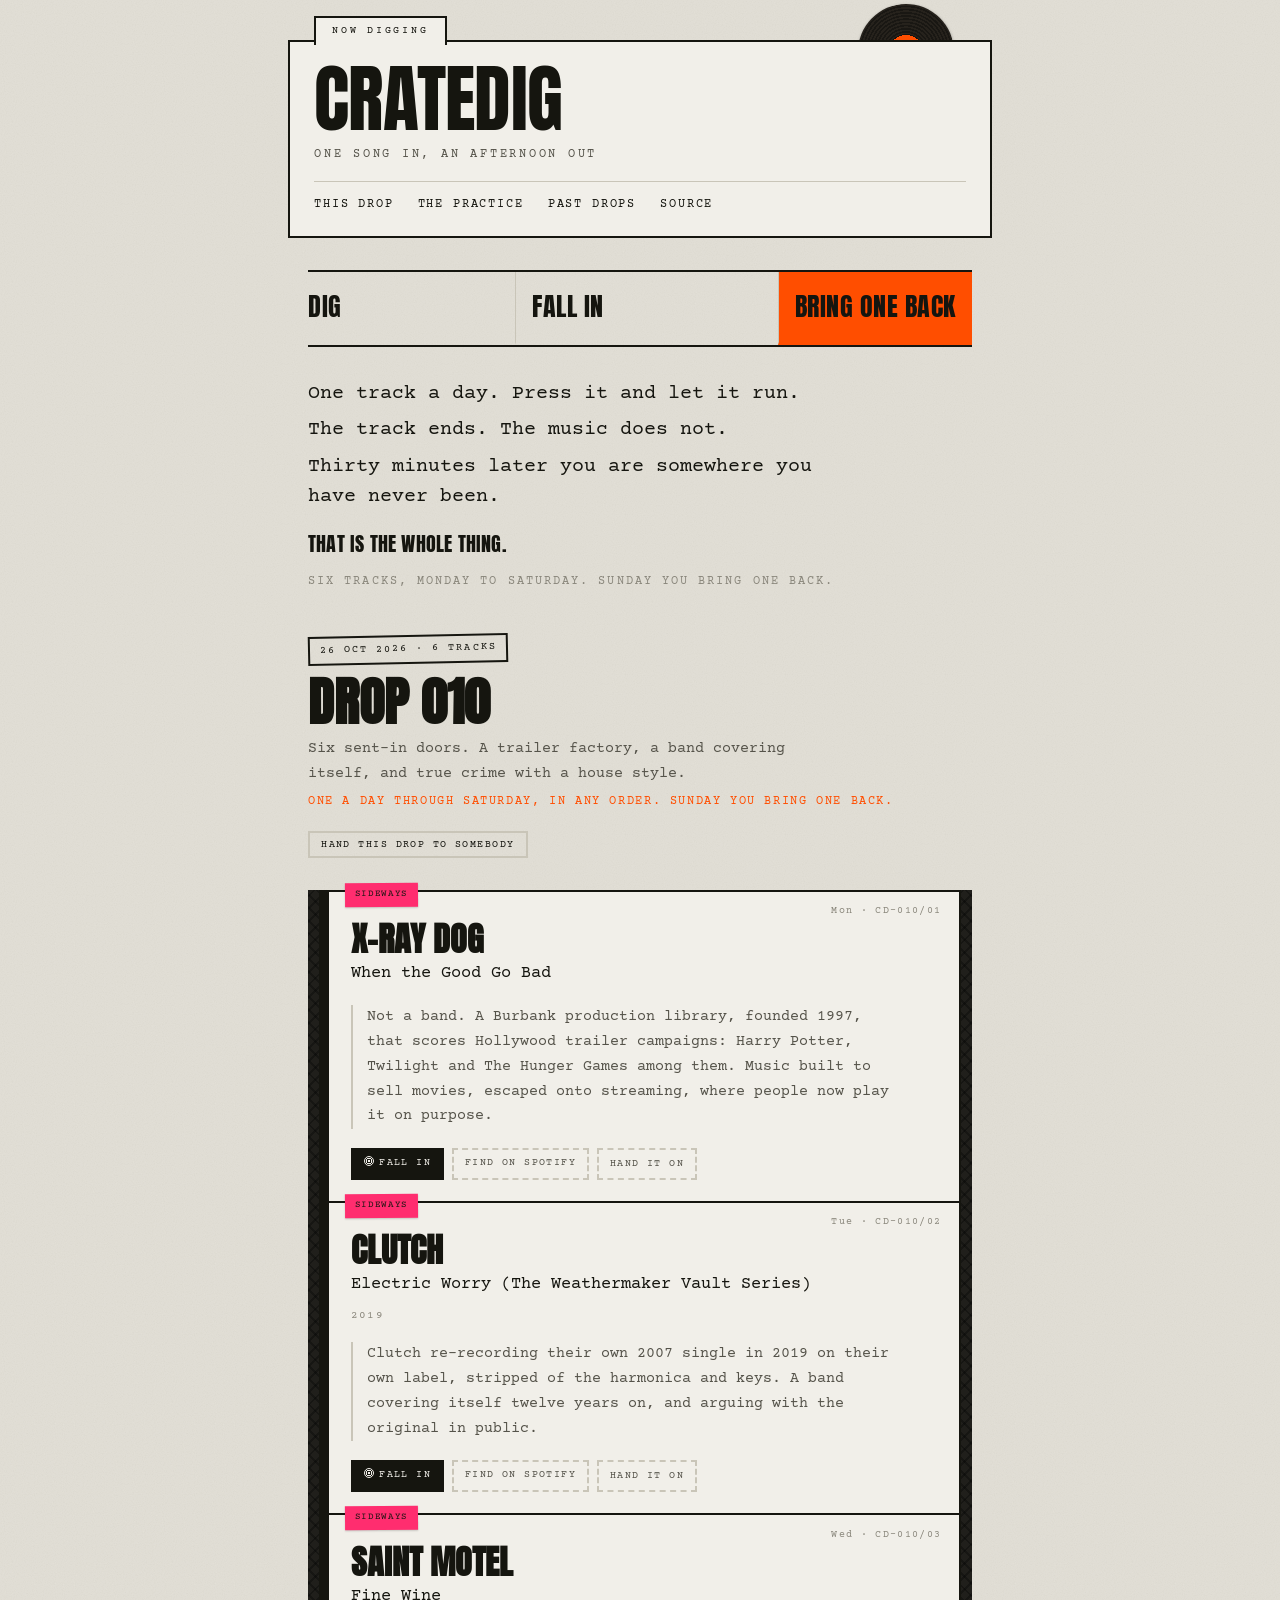
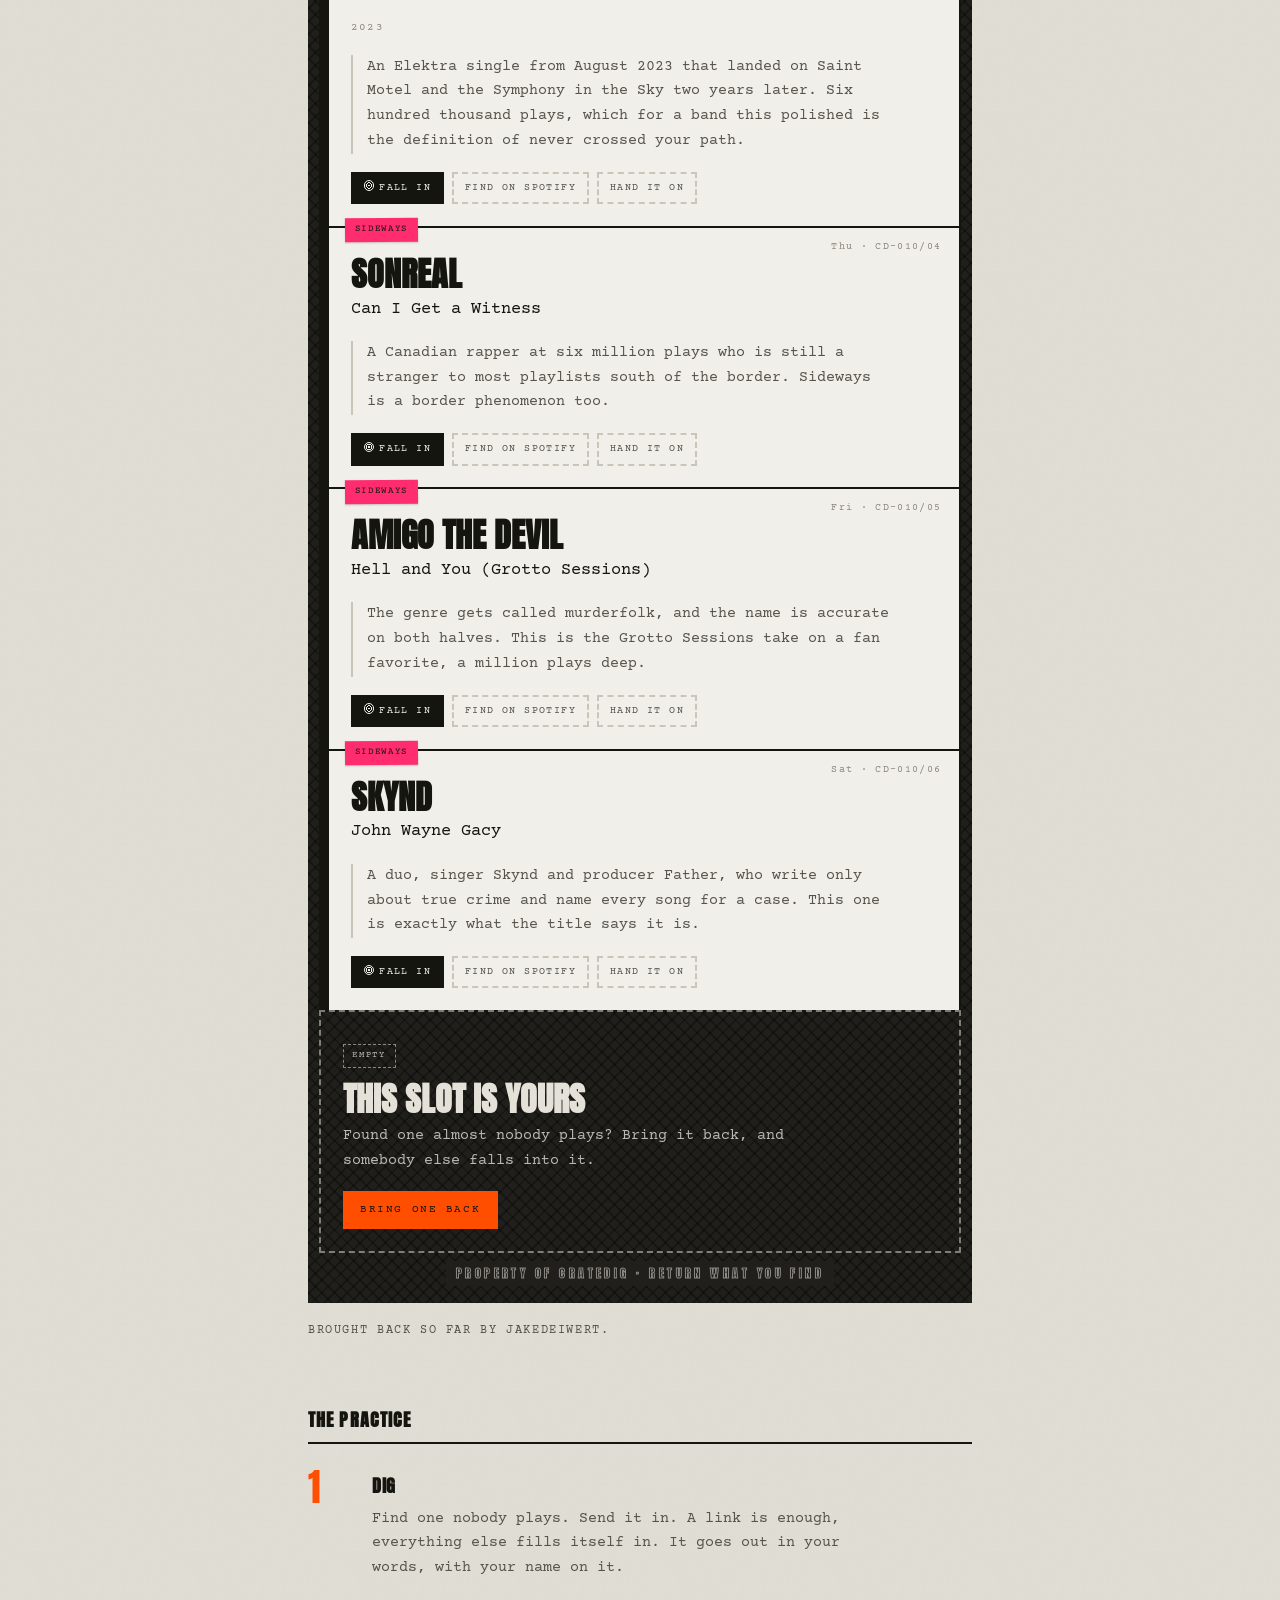
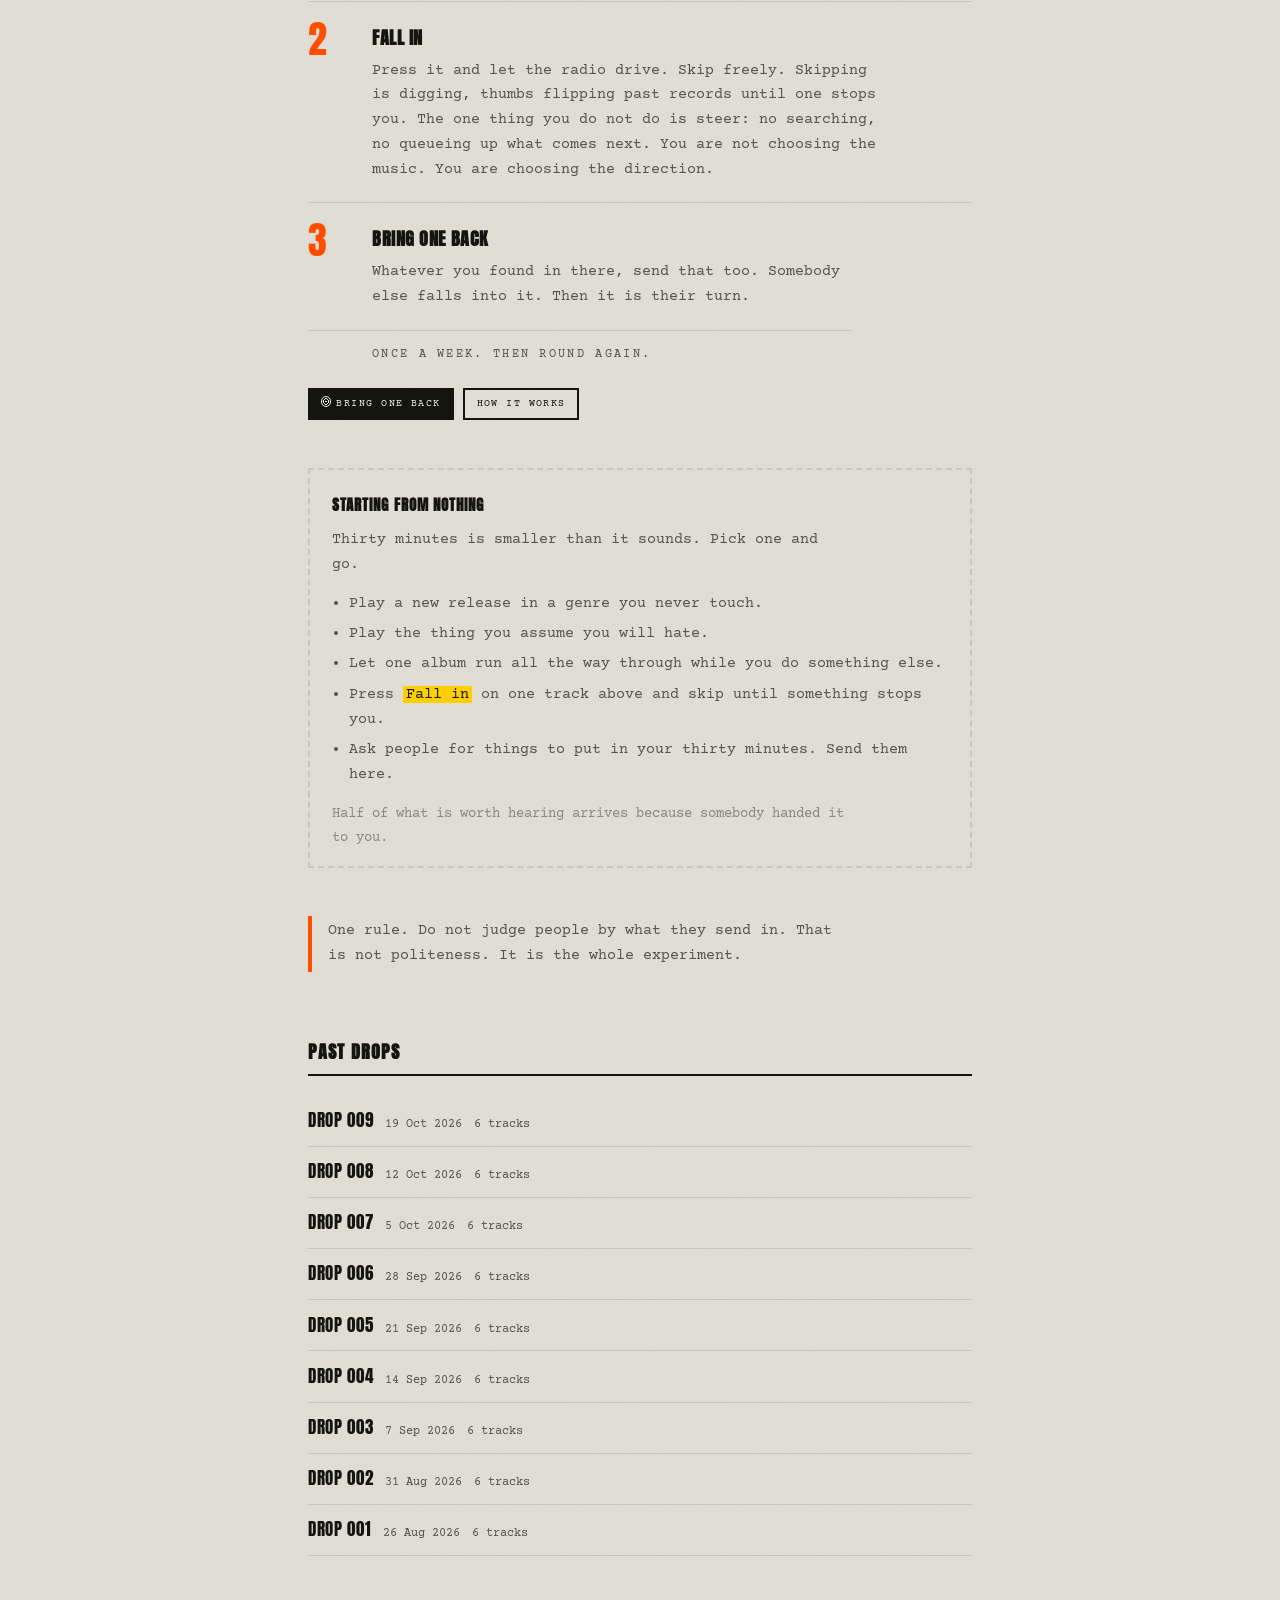
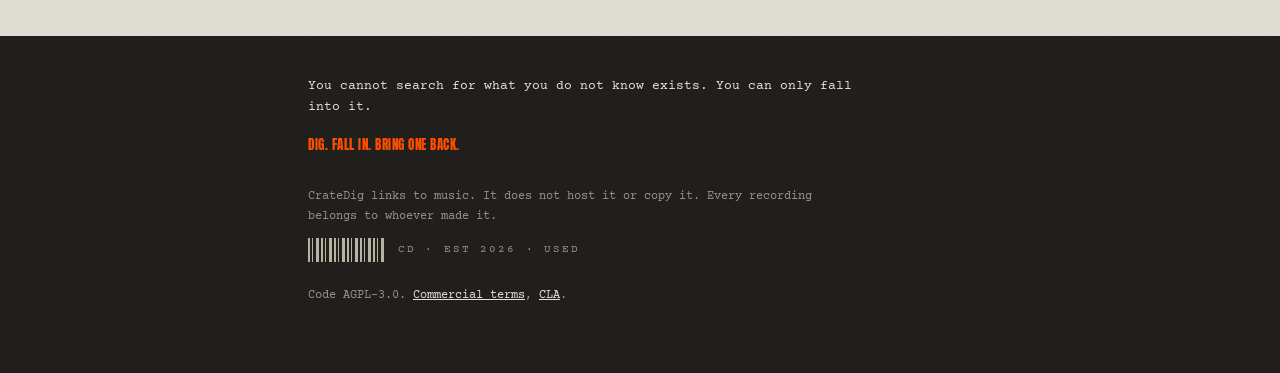
<file: index.html>
<!doctype html>
<html lang="en">
<head>
<meta charset="utf-8">
<meta name="viewport" content="width=device-width, initial-scale=1">
<title>CrateDig | One song in, an afternoon out</title>
<meta name="description" content="One track a day. Press it and let it run. Thirty minutes later you are somewhere you have never been. A new crate of six every Monday.">
<link rel="canonical" href="https://shanebivens.github.io/CrateDig/">
<meta property="og:title" content="CrateDig — one song in, an afternoon out">
<meta property="og:description" content="One track a day. Press it and let it run. Thirty minutes later you are somewhere you have never been. A new crate every Monday.">
<meta property="og:type" content="website">
<meta property="og:url" content="https://shanebivens.github.io/CrateDig/">
<meta property="og:site_name" content="CrateDig">
<meta property="og:image" content="https://shanebivens.github.io/CrateDig/assets/card.png">
<meta property="og:image:width" content="1200">
<meta property="og:image:height" content="630">
<meta property="og:image:alt" content="CrateDig. One song in, an afternoon out. Dig, fall in, bring one back.">
<meta name="twitter:card" content="summary_large_image">
<meta name="twitter:image" content="https://shanebivens.github.io/CrateDig/assets/card.png">
<link rel="icon" href="data:image/svg+xml,%3Csvg xmlns='http://www.w3.org/2000/svg' viewBox='0 0 64 64'%3E%3Crect width='64' height='64' fill='%23e4e1d8'/%3E%3Cg transform='rotate(-6 32 32)'%3E%3Crect x='5' y='15' width='54' height='34' fill='%23ff4e00'/%3E%3Ctext x='32' y='43' font-family='Arial Black,Arial,sans-serif' font-size='24' font-weight='900' text-anchor='middle' fill='%2315150f'%3ECD%3C/text%3E%3C/g%3E%3C/svg%3E">
<link rel="apple-touch-icon" href="assets/icon-180.png">
<meta name="theme-color" media="(prefers-color-scheme: light)" content="#e4e1d8">
<meta name="theme-color" media="(prefers-color-scheme: dark)" content="#171613">
<link rel="preconnect" href="https://fonts.googleapis.com">
<link rel="preconnect" href="https://fonts.gstatic.com" crossorigin>
<link href="https://fonts.googleapis.com/css2?family=Anton&family=Courier+Prime:ital,wght@0,400;0,700;1,400&display=swap" rel="stylesheet">
<link rel="stylesheet" href="assets/style.css">
</head>
<body>

<header class="divider" data-tab="Now digging">
  <div class="record" aria-hidden="true"></div>
  <a class="wordmark" href="./">CrateDig</a>
  <p class="tagline">One song in, an afternoon out</p>
  <nav class="nav">
    <a href="#crate">This drop</a>
    <a href="#join">The practice</a>
    <a href="#back">Past drops</a>
    <a href="https://github.com/shanebivens/CrateDig">Source</a>
  </nav>
</header>

<main class="wrap">

  <nav class="mantra" aria-label="The practice">
    <a href="#join">Dig</a>
    <a href="#crate">Fall in</a>
    <a href="submit.html">Bring one back</a>
  </nav>

  <section class="lede">
    <p>One track a day. Press it and let it run.</p>
    <p>The track ends. The music does not.</p>
    <p>Thirty minutes later you are somewhere you have never been.</p>
    <p class="lede-turn">That is the whole thing.</p>
    <p class="lede-week">Six tracks, Monday to Saturday. Sunday you bring one back.</p>
  </section>

  <section id="crate">
    <div id="latest" class="empty">Opening the crate.</div>
    <div id="credit"></div>
  </section>

  <section id="join" class="join">
    <h2 class="heading">The practice</h2>

    <ol class="loop">
      <li>
        <span class="loop-n">1</span>
        <div class="loop-body">
          <h3>Dig</h3>
          <p>
            Find one nobody plays. Send it in. A link is enough, everything else
            fills itself in. It goes out in your words, with your name on it.
          </p>
        </div>
      </li>
      <li>
        <span class="loop-n">2</span>
        <div class="loop-body">
          <h3>Fall in</h3>
          <p>
            Press it and let the radio drive. Skip freely. Skipping is
            digging, thumbs flipping past records until one stops you. The one
            thing you do not do is steer: no searching, no queueing up what
            comes next. You are not choosing the music. You are choosing the
            direction.
          </p>
        </div>
      </li>
      <li>
        <span class="loop-n">3</span>
        <div class="loop-body">
          <h3>Bring one back</h3>
          <p>
            Whatever you found in there, send that too. Somebody else falls into
            it. Then it is their turn.
          </p>
        </div>
      </li>
    </ol>

    <p class="loop-again">Once a week. Then round again.</p>

    <p class="join-actions">
      <a class="chip chip--fall" href="submit.html">Bring one back</a>
      <a class="chip" href="https://github.com/shanebivens/CrateDig/blob/main/CONTRIBUTING.md">How it works</a>
    </p>

    <div class="starting">
      <h3>Starting from nothing</h3>
      <p>Thirty minutes is smaller than it sounds. Pick one and go.</p>
      <ul class="starters">
        <li>Play a new release in a genre you never touch.</li>
        <li>Play the thing you assume you will hate.</li>
        <li>Let one album run all the way through while you do something else.</li>
        <li>Press <b>Fall in</b> on one track above and skip until something stops you.</li>
        <li>Ask people for things to put in your thirty minutes. Send them here.</li>
      </ul>
      <p class="aside">Half of what is worth hearing arrives because somebody handed it to you.</p>
    </div>

    <p class="rule">
      One rule. Do not judge people by what they send in. That is not
      politeness. It is the whole experiment.
    </p>

  </section>

  <section id="back">
    <h2 class="heading">Past drops</h2>
    <div id="archive" class="empty">Looking.</div>
  </section>

</main>

<footer class="footer">
  <div class="wrap">
    <p class="footer-close">
      You cannot search for what you do not know exists. You can only fall
      into it.
    </p>
    <p class="footer-mantra">Dig. Fall in. Bring one back.</p>
    <p class="fine">
      CrateDig links to music. It does not host it or copy it. Every recording
      belongs to whoever made it.
    </p>
    <div class="shop-tag" aria-hidden="true">
      <span class="barcode"></span>
      <span class="shop-tag-text">CD &middot; est 2026 &middot; used</span>
    </div>
    <p class="fine">
      Code AGPL-3.0.
      <a href="https://github.com/shanebivens/CrateDig/blob/main/COMMERCIAL-LICENSE.md">Commercial terms</a>,
      <a href="https://github.com/shanebivens/CrateDig/blob/main/CLA.md">CLA</a>.
    </p>
  </div>
</footer>

<script src="assets/app.js"></script>
</body>
</html>
</file>
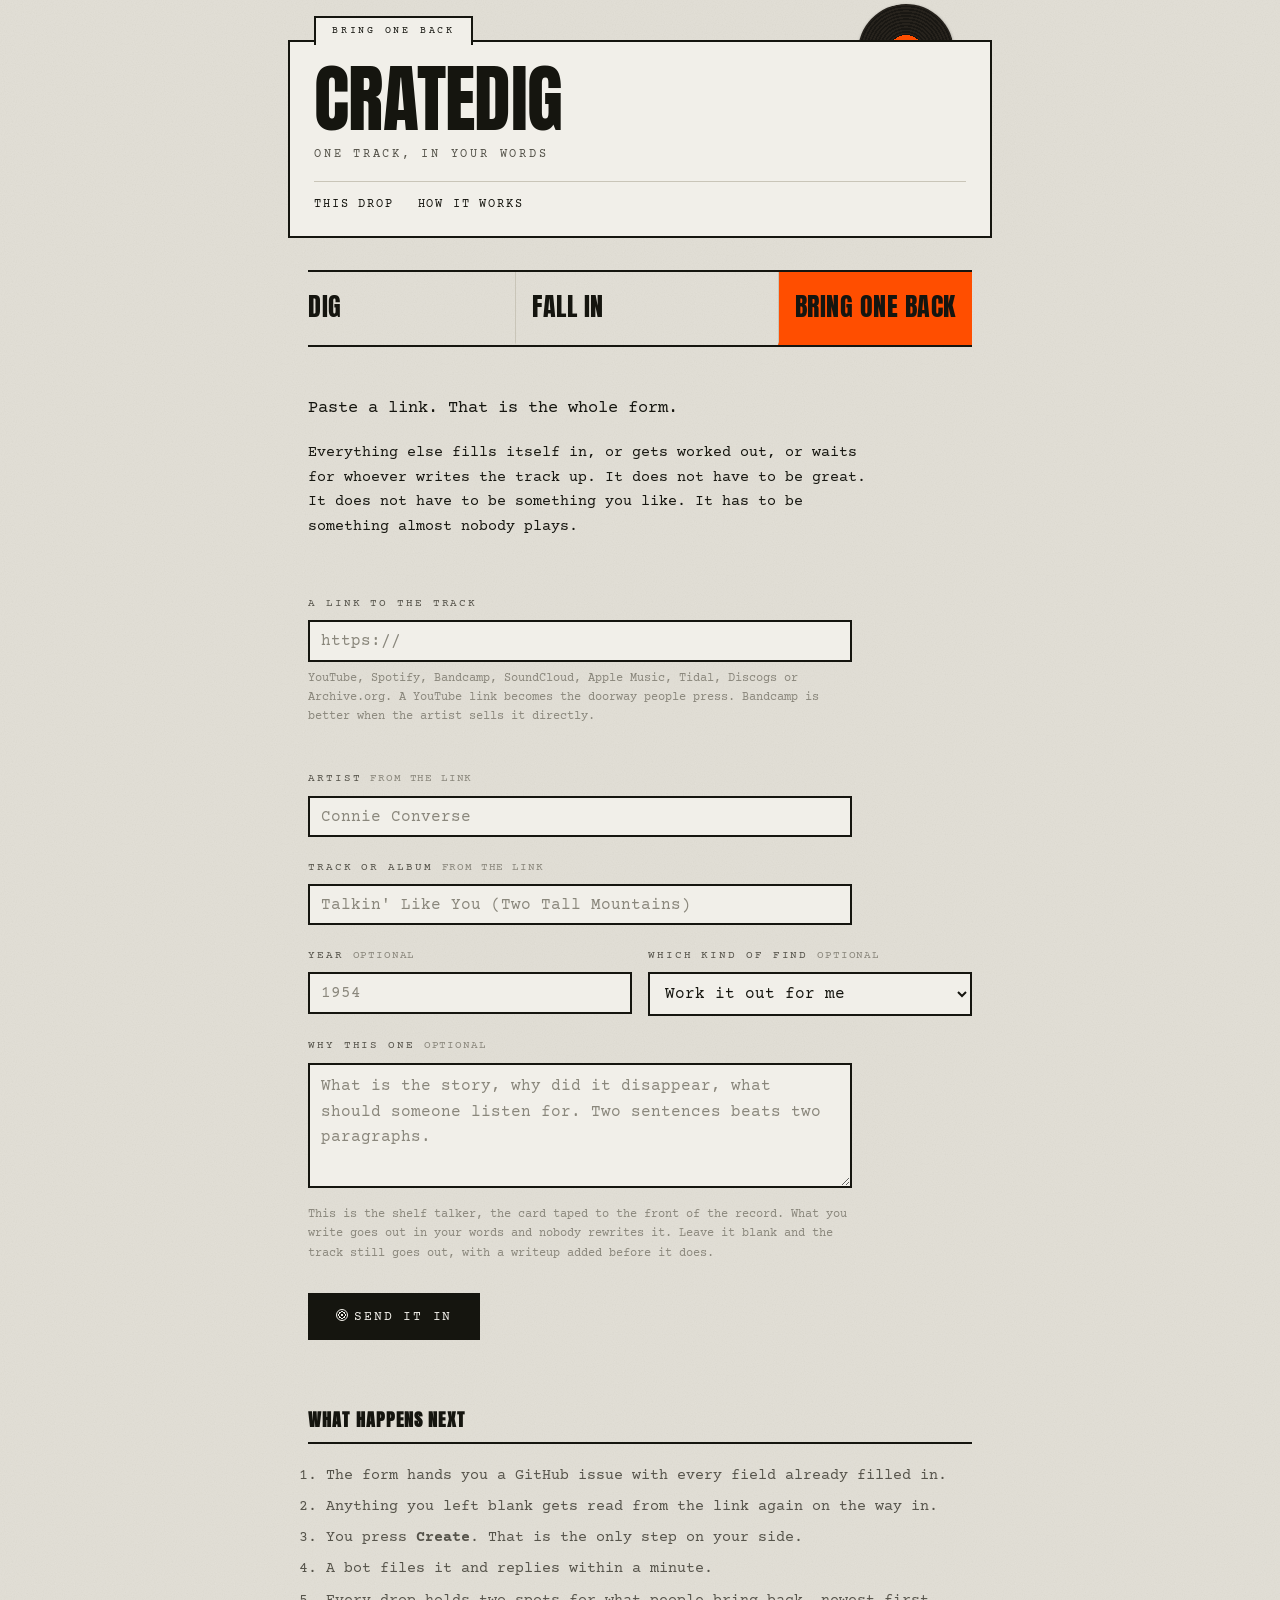
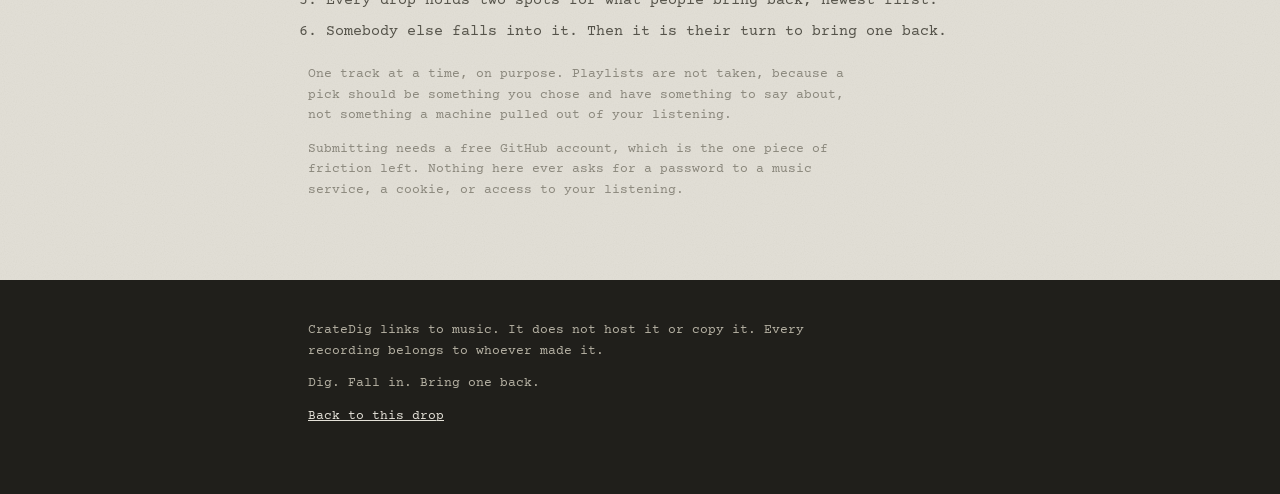
<file: submit.html>
<!doctype html>
<html lang="en">
<head>
<meta charset="utf-8">
<meta name="viewport" content="width=device-width, initial-scale=1">
<title>Bring one back | CrateDig</title>
<meta name="description" content="Send in a track almost nobody has heard, or nobody has played in years. One track, in your words.">
<link rel="canonical" href="https://shanebivens.github.io/CrateDig/submit.html">
<meta property="og:title" content="Bring one back — CrateDig">
<meta property="og:description" content="One track almost nobody plays. Paste a link. That is the whole form.">
<meta property="og:url" content="https://shanebivens.github.io/CrateDig/submit.html">
<meta property="og:site_name" content="CrateDig">
<meta property="og:image" content="https://shanebivens.github.io/CrateDig/assets/card.png">
<meta name="twitter:card" content="summary_large_image">
<link rel="icon" href="data:image/svg+xml,%3Csvg xmlns='http://www.w3.org/2000/svg' viewBox='0 0 64 64'%3E%3Crect width='64' height='64' fill='%23e4e1d8'/%3E%3Cg transform='rotate(-6 32 32)'%3E%3Crect x='5' y='15' width='54' height='34' fill='%23ff4e00'/%3E%3Ctext x='32' y='43' font-family='Arial Black,Arial,sans-serif' font-size='24' font-weight='900' text-anchor='middle' fill='%2315150f'%3ECD%3C/text%3E%3C/g%3E%3C/svg%3E">
<link rel="apple-touch-icon" href="assets/icon-180.png">
<meta name="theme-color" media="(prefers-color-scheme: light)" content="#e4e1d8">
<meta name="theme-color" media="(prefers-color-scheme: dark)" content="#171613">
<link rel="preconnect" href="https://fonts.googleapis.com">
<link rel="preconnect" href="https://fonts.gstatic.com" crossorigin>
<link href="https://fonts.googleapis.com/css2?family=Anton&family=Courier+Prime:ital,wght@0,400;0,700;1,400&display=swap" rel="stylesheet">
<link rel="stylesheet" href="assets/style.css">
</head>
<body>

<header class="divider" data-tab="Bring one back">
  <div class="record" aria-hidden="true"></div>
  <a class="wordmark" href="./">CrateDig</a>
  <p class="tagline">One track, in your words</p>
  <nav class="nav">
    <a href="./">This drop</a>
    <a href="https://github.com/shanebivens/CrateDig/blob/main/CONTRIBUTING.md">How it works</a>
  </nav>
</header>

<main class="wrap">

  <nav class="mantra" aria-label="The practice">
    <a href="./#join">Dig</a>
    <a href="./#crate">Fall in</a>
    <a href="#form-track">Bring one back</a>
  </nav>

  <section class="pitch">
    <p class="pitch-lead">
      Paste a link. That is the whole form.
    </p>
    <p>
      Everything else fills itself in, or gets worked out, or waits for whoever
      writes the track up. It does not have to be great. It does not have to be
      something you like. It has to be something almost nobody plays.
    </p>
  </section>

  <form id="form-track" novalidate autocomplete="off">
    <label class="field">
      <span class="field-label">A link to the track</span>
      <input name="link" required autocomplete="off" placeholder="https://">
      <span class="field-note">
        YouTube, Spotify, Bandcamp, SoundCloud, Apple Music, Tidal, Discogs or
        Archive.org. A YouTube link becomes the doorway people press. Bandcamp
        is better when the artist sells it directly.
      </span>
      <span class="field-note lookup" id="lookup-note" role="status" aria-live="polite"></span>
    </label>

    <label class="field">
      <span class="field-label">Artist <span class="field-hint">from the link</span></span>
      <input name="artist" required autocomplete="off" placeholder="Connie Converse">
    </label>

    <label class="field">
      <span class="field-label">Track or album <span class="field-hint">from the link</span></span>
      <input name="track" required autocomplete="off" placeholder="Talkin' Like You (Two Tall Mountains)">
    </label>

    <div class="field-row">
      <label class="field">
        <span class="field-label">Year <span class="field-hint">optional</span></span>
        <input name="year" inputmode="numeric" autocomplete="off" placeholder="1954">
      </label>

      <label class="field">
        <span class="field-label">Which kind of find <span class="field-hint">optional</span></span>
        <select name="kind">
          <option value="">Work it out for me</option>
          <option value="obscure">Obscure, it never surfaced</option>
          <option value="forgotten">Forgotten, it was popular once</option>
          <option value="sideways">Sideways, not rare, just never crossed your path</option>
        </select>
      </label>
    </div>

    <label class="field">
      <span class="field-label">Why this one <span class="field-hint">optional</span></span>
      <textarea name="why" rows="4" placeholder="What is the story, why did it disappear, what should someone listen for. Two sentences beats two paragraphs."></textarea>
      <span class="field-note">
        This is the shelf talker, the card taped to the front of the record. What
        you write goes out in your words and nobody rewrites it. Leave it blank
        and the track still goes out, with a writeup added before it does.
      </span>
    </label>

    <button class="chip chip--fall" type="submit">Send it in</button>
  </form>

  <h2 class="heading">What happens next</h2>
  <ol class="steps">
    <li>The form hands you a GitHub issue with every field already filled in.</li>
    <li>Anything you left blank gets read from the link again on the way in.</li>
    <li>You press <b>Create</b>. That is the only step on your side.</li>
    <li>A bot files it and replies within a minute.</li>
    <li>Every drop holds two spots for what people bring back, newest first.</li>
    <li>Somebody else falls into it. Then it is their turn to bring one back.</li>
  </ol>
  <p class="fine">
    One track at a time, on purpose. Playlists are not taken, because a pick
    should be something you chose and have something to say about, not something
    a machine pulled out of your listening.
  </p>
  <p class="fine">
    Submitting needs a free GitHub account, which is the one piece of friction
    left. Nothing here ever asks for a password to a music service, a cookie, or
    access to your listening.
  </p>

</main>

<footer class="footer">
  <div class="wrap">
    <p>
      CrateDig links to music. It does not host it or copy it. Every recording
      belongs to whoever made it.
    </p>
    <p>Dig. Fall in. Bring one back.</p>
    <p><a href="./">Back to this drop</a></p>
  </div>
</footer>

<script src="assets/submit.js"></script>
</body>
</html>
</file>
<file: assets/style.css>
/* CrateDig
   The used record store: photocopy paper, stamp ink, day-glo price stickers.
   Sticker colour carries the kind, the way a shop prices by sticker. */

:root {
  --paper:    #e4e1d8;   /* photocopied flyer, cool not cream */
  --card:     #f1efe9;   /* the sleeve itself */
  --ink:      #15150f;   /* rubber stamp black */
  --ink-soft: #55534a;
  --ink-faint:#8a877c;
  --rule:     #c9c5b8;
  --crate:    #201f1b;   /* looking down into the bin */
  --lattice:  rgba(0, 0, 0, 0.30);

  --obscure:  #ff4e00;   /* day-glo orange */
  --forgotten:#ffd000;   /* day-glo yellow */
  --sideways: #ff2d6f;   /* day-glo pink */

  --display: "Anton", "Haettenschweiler", "Arial Narrow", sans-serif;
  --type:    "Courier Prime", "Courier New", ui-monospace, monospace;
}

@media (prefers-color-scheme: dark) {
  :root {
    --paper:    #171613;
    --card:     #24231e;
    --ink:      #ece9df;
    --ink-soft: #a8a496;
    --ink-faint:#6f6c61;
    --rule:     #38362f;
    --crate:    #0e0e0b;
    --lattice:  rgba(236, 233, 223, 0.12);
  }
}

* { box-sizing: border-box; }

body {
  margin: 0;
  background: var(--paper);
  color: var(--ink);
  font-family: var(--type);
  font-size: 15px;
  line-height: 1.65;
}

a { color: inherit; }

:focus-visible {
  outline: 3px solid var(--obscure);
  outline-offset: 2px;
}

.wrap {
  width: 100%;
  max-width: 44rem;
  margin: 0 auto;
  padding: 0 1.25rem;
}

/* the bin divider you just flipped into */

.divider {
  position: relative;
  margin: 2.5rem auto 0;
  max-width: 44rem;
  background: var(--card);
  border: 2px solid var(--ink);
  padding: 1.6rem 1.5rem 1.1rem;
}

.divider::before {
  content: attr(data-tab);
  position: absolute;
  left: 1.5rem;
  top: -1.6rem;
  background: var(--card);
  border: 2px solid var(--ink);
  border-bottom: 0;
  padding: 0.3rem 1rem 0.35rem;
  font-size: 0.62rem;
  letter-spacing: 0.28em;
  text-transform: uppercase;
}

.wordmark {
  display: block;
  font-family: var(--display);
  font-size: clamp(2.6rem, 11vw, 4.6rem);
  line-height: 0.85;
  letter-spacing: -0.01em;
  text-transform: uppercase;
  text-decoration: none;
  margin: 0;
}

.tagline {
  margin: 0.9rem 0 0;
  font-size: 0.72rem;
  letter-spacing: 0.24em;
  text-transform: uppercase;
  color: var(--ink-soft);
}

.nav {
  margin-top: 1.1rem;
  padding-top: 0.8rem;
  border-top: 1px solid var(--rule);
  display: flex;
  flex-wrap: wrap;
  gap: 1.5rem;
  font-size: 0.72rem;
  letter-spacing: 0.16em;
  text-transform: uppercase;
}

.nav a { text-decoration: none; padding-bottom: 2px; border-bottom: 2px solid transparent; }
.nav a:hover { border-bottom-color: var(--obscure); }

/* the pitch */

.pitch { margin: 3rem auto 3.5rem; }
.pitch p { margin: 0 0 1.15rem; max-width: 36rem; }
.pitch strong { font-weight: 400; background: var(--forgotten); color: #15150f; padding: 0 0.2em; }
.pitch .aside { color: var(--ink-soft); font-size: 0.88rem; }

/* crate header */

.crate-head { margin-bottom: 2rem; }

.stamp {
  display: inline-block;
  border: 2px solid var(--ink);
  padding: 0.25rem 0.6rem;
  font-size: 0.64rem;
  letter-spacing: 0.2em;
  text-transform: uppercase;
}

.crate-title {
  font-family: var(--display);
  font-size: clamp(2rem, 8vw, 3.25rem);
  line-height: 0.95;
  text-transform: uppercase;
  margin: 0.9rem 0 0.6rem;
}

.crate-blurb { margin: 0; max-width: 34rem; color: var(--ink-soft); }
.crate-runtime { margin-top: 1rem; font-size: 0.72rem; letter-spacing: 0.14em;
                 text-transform: uppercase; color: var(--ink-faint); }

.crate-play { margin-top: 1.25rem; display: flex; flex-wrap: wrap; gap: 0.5rem; }

/* a sleeve in the crate */

.sleeve {
  position: relative;
  background: var(--card);
  border: 2px solid var(--ink);
  border-left-width: 10px;          /* the spine you see edge on */
  padding: 1.9rem 1.35rem 1.35rem;
  margin-bottom: -2px;              /* sleeves sit flush against each other */
  transition: transform 140ms ease;
}

/* ---- the milk crate ---------------------------------------------------- */

.crate-box {
  padding: 0 11px;
  background:
    repeating-linear-gradient(45deg, transparent 0 7px, var(--lattice) 7px 9px),
    repeating-linear-gradient(-45deg, transparent 0 7px, var(--lattice) 7px 9px),
    var(--crate);
}

.crate-front {
  background:
    repeating-linear-gradient(45deg, transparent 0 7px, var(--lattice) 7px 9px),
    repeating-linear-gradient(-45deg, transparent 0 7px, var(--lattice) 7px 9px),
    var(--crate);
  padding: 0.8rem 1rem 0.95rem;
  text-align: center;
}

/* molded into the plastic, not printed on it */
.crate-front span {
  font-family: var(--display);
  font-size: 0.72rem;
  letter-spacing: 0.3em;
  text-transform: uppercase;
  color: rgba(228, 225, 216, 0.55);
  background: var(--crate);
  padding: 0.2rem 0.6rem;
}

@supports (-webkit-text-stroke: 1px black) {
  .crate-front span {
    color: transparent;
    -webkit-text-stroke: 1px rgba(228, 225, 216, 0.55);
  }
}

.sleeve:hover, .sleeve:focus-within { transform: translateX(10px); }

.sleeve-cat {
  position: absolute;
  top: 0.7rem;
  right: 1.1rem;
  font-size: 0.6rem;
  letter-spacing: 0.14em;
  color: var(--ink-faint);
}

.sleeve--empty {
  display: block;
  background: transparent;               /* the crate shows through the gap */
  border: 2px dashed rgba(228, 225, 216, 0.5);
  border-left-width: 2px;                /* no spine, there is no record here */
  text-decoration: none;
  color: #e4e1d8;
}

.sleeve--empty:hover, .sleeve--empty:focus-visible {
  border-color: var(--obscure);
  transform: translateX(10px) rotate(0.25deg);
}

.sleeve--empty .sleeve-artist { color: #e4e1d8; }

.slot-label {
  display: inline-block;
  border: 1px dashed rgba(228, 225, 216, 0.55);
  color: rgba(228, 225, 216, 0.75);
  font-size: 0.58rem;
  letter-spacing: 0.18em;
  text-transform: uppercase;
  padding: 0.22rem 0.55rem;
  margin-bottom: 0.9rem;
}

.slot-line {
  margin: 0.6rem 0 1.1rem;
  max-width: 30rem;
  color: rgba(228, 225, 216, 0.8);
}

.slot-go {
  display: inline-block;
  background: var(--obscure);
  color: #15150f;
  font-size: 0.7rem;
  letter-spacing: 0.14em;
  text-transform: uppercase;
  padding: 0.6rem 1.1rem;
}

.sleeve--empty:hover .slot-go { background: #e4e1d8; }

/* stuck over the top edge, the way a price gun leaves it */
.sticker {
  position: absolute;
  top: -0.6rem;
  left: 1rem;
  z-index: 1;
  background: var(--obscure);
  color: #15150f;
  font-size: 0.58rem;
  letter-spacing: 0.18em;
  text-transform: uppercase;
  padding: 0.24rem 0.6rem 0.28rem;
  transform: rotate(-1.5deg);
  box-shadow: 0 1px 2px rgba(0, 0, 0, 0.18);
  cursor: help;
}

.sticker--forgotten { background: var(--forgotten); transform: rotate(1deg); }
.sticker--sideways  { background: var(--sideways); color: #15150f; transform: rotate(-0.5deg); }
.sticker--unsorted  { background: var(--card); color: var(--ink-faint);
                      border: 1px dashed var(--ink-faint); transform: none;
                      box-shadow: none; }

.sleeve-artist {
  font-family: var(--display);
  font-size: clamp(1.5rem, 6vw, 2.1rem);
  line-height: 0.95;
  text-transform: uppercase;
  margin: 0;
}

.sleeve-title { margin: 0.35rem 0 0; font-size: 1.05rem; }

.sleeve-meta {
  margin: 0.5rem 0 0;
  font-size: 0.68rem;
  letter-spacing: 0.12em;
  text-transform: uppercase;
  color: var(--ink-faint);
}

/* the shelf talker: what the shop taped to the front of the record */

.sleeve-note {
  margin: 1.1rem 0 0;
  padding-left: 0.9rem;
  border-left: 2px solid var(--rule);
  max-width: 34rem;
  color: var(--ink-soft);
}

.sleeve-links { margin-top: 1.15rem; display: flex; flex-wrap: wrap; gap: 0.45rem; }

.chip {
  font-size: 0.64rem;
  letter-spacing: 0.14em;
  text-transform: uppercase;
  text-decoration: none;
  border: 2px solid var(--ink);
  padding: 0.35rem 0.7rem;
  background: none;
  color: var(--ink);
}

.chip:hover { background: var(--ink); color: var(--card); }

.chip--fall { background: var(--ink); color: var(--card); }
.chip--fall:hover { background: var(--obscure); border-color: var(--obscure); color: #15150f; }
.chip--quiet { border-style: dashed; border-color: var(--rule); color: var(--ink-soft); }

/* archive and the rest */

.heading {
  font-family: var(--display);
  font-size: 1.15rem;
  letter-spacing: 0.06em;
  text-transform: uppercase;
  margin: 4rem 0 1.25rem;
  padding-bottom: 0.5rem;
  border-bottom: 2px solid var(--ink);
}

.back-row {
  display: flex;
  flex-wrap: wrap;
  align-items: baseline;
  gap: 0.75rem;
  padding: 0.7rem 0;
  border-bottom: 1px solid var(--rule);
  font-size: 0.78rem;
  color: var(--ink-soft);
}

.back-row b { font-family: var(--display); font-weight: 400; font-size: 1.05rem;
              letter-spacing: 0.04em; text-transform: uppercase; color: var(--ink); }

.empty { color: var(--ink-faint); font-size: 0.85rem; }

.join p { max-width: 34rem; color: var(--ink-soft); }
.join-actions { display: flex; flex-wrap: wrap; gap: 0.6rem; margin-top: 1.5rem; }
.credit { margin-top: 2rem; font-size: 0.72rem; color: var(--ink-faint); }

.footer {
  margin-top: 5rem;
  background: var(--crate);
  color: #b6b2a4;
  padding: 2.5rem 0 3.5rem;
}

.footer p { max-width: 34rem; margin: 0 0 0.7rem; font-size: 0.8rem; }
.footer a { color: #e4e1d8; }

/* submit page */

.field { display: block; margin-bottom: 1.4rem; max-width: 34rem; }

.field-label {
  display: block;
  font-size: 0.66rem;
  letter-spacing: 0.18em;
  text-transform: uppercase;
  color: var(--ink-soft);
  margin-bottom: 0.45rem;
}

.field-hint { color: var(--ink-faint); letter-spacing: 0.08em; }

.field input, .field select, .field textarea {
  width: 100%;
  font-family: var(--type);
  font-size: 16px;   /* under 16px, iOS force-zooms the page on focus */
  color: var(--ink);
  background: var(--card);
  border: 2px solid var(--ink);
  border-radius: 0;
  padding: 0.6rem 0.7rem;
}

.field textarea { resize: vertical; line-height: 1.6; }
.field input:focus, .field select:focus, .field textarea:focus {
  outline: none; border-color: var(--obscure);
}
.field input::placeholder, .field textarea::placeholder { color: var(--ink-faint); }
.field-note { display: block; margin-top: 0.45rem; font-size: 0.78rem;
              color: var(--ink-faint); line-height: 1.55; }

.field-row { display: flex; gap: 1rem; flex-wrap: wrap; }
.field-row .field { flex: 1 1 12rem; }

button.chip { cursor: pointer; font-family: var(--type); }

form button.chip {
  font-size: 0.8rem;
  padding: 0.85rem 1.6rem;
  margin-top: 0.5rem;
}

/* handing on a whole drop is a plain offer, not a shout */
.crate-play button.chip { border-style: solid; color: var(--ink); }
.form-error { font-size: 0.75rem; letter-spacing: 0.1em; text-transform: uppercase;
              color: var(--obscure); margin: 0 0 1rem; }

.steps { color: var(--ink-soft); padding-left: 1.1rem; margin: 0 0 1.25rem; }
.steps li { margin-bottom: 0.4rem; }
.fine { font-size: 0.8rem; color: var(--ink-faint); line-height: 1.6; max-width: 34rem; }

@media (max-width: 34rem) {
  .divider { margin-top: 2.25rem; padding: 1.5rem 1.1rem 0.9rem; }
  .sleeve { padding: 1.7rem 1rem 1.1rem; border-left-width: 8px; }
  .sleeve:hover, .sleeve:focus-within { transform: none; }

  /* thumbs, not pointers */
  .chip { padding: 0.6rem 0.95rem; font-size: 0.7rem; }
  .sleeve-links, .crate-play { gap: 0.55rem; }

  .tagline { font-size: 0.62rem; letter-spacing: 0.16em; }
  .nav { gap: 0.9rem 1.1rem; font-size: 0.68rem; margin-top: 0.9rem; }
}

@media (prefers-reduced-motion: reduce) {
  * { transition: none !important; animation: none !important; }
  .sleeve:hover, .sleeve:focus-within { transform: none; }
}

/* the loop: dig, fall in, bring back */

.loop { list-style: none; margin: 0; padding: 0; }

.loop li {
  display: grid;
  grid-template-columns: 3.25rem 1fr;
  gap: 0 0.75rem;
  padding: 1.25rem 0;
  border-top: 1px solid var(--rule);
}

.loop li:first-child { border-top: 0; padding-top: 0.35rem; }

.loop-n {
  font-family: var(--display);
  font-size: 2.4rem;
  line-height: 0.9;
  color: var(--obscure);
}

.loop-body h3 {
  font-family: var(--display);
  font-size: 1.15rem;
  letter-spacing: 0.03em;
  text-transform: uppercase;
  margin: 0 0 0.4rem;
}

.loop-body p { margin: 0; max-width: 32rem; color: var(--ink-soft); }
.loop-body b { font-weight: 400; background: var(--forgotten); color: #15150f; padding: 0 0.2em; }

.loop-again {
  margin: 0;
  padding: 0.9rem 0 0 4rem;
  border-top: 1px solid var(--rule);
  font-size: 0.72rem;
  letter-spacing: 0.2em;
  text-transform: uppercase;
  color: var(--ink-faint);
}

.starting {
  margin-top: 3rem;
  border: 2px dashed var(--rule);
  padding: 1.35rem 1.35rem 1rem;
}

.starting h3 {
  font-family: var(--display);
  font-size: 0.95rem;
  letter-spacing: 0.06em;
  text-transform: uppercase;
  margin: 0 0 0.7rem;
}

.starting p { margin: 0 0 0.9rem; color: var(--ink-soft); max-width: 32rem; }

@media (max-width: 34rem) {
  .loop li { grid-template-columns: 2.4rem 1fr; }
  .loop-n { font-size: 1.9rem; }
  .loop-again { padding-left: 3.15rem; }
}

/* the practice, said out loud */

.mantra {
  display: flex;
  flex-wrap: wrap;
  align-items: stretch;
  margin: 2rem 0 2rem;
  border-top: 2px solid var(--ink);
  border-bottom: 2px solid var(--ink);
}

.mantra a {
  flex: 1 1 auto;
  padding: 0.85rem 1rem 0.9rem 0;
  font-family: var(--display);
  font-size: clamp(1.1rem, 4.5vw, 1.6rem);
  letter-spacing: 0.02em;
  text-transform: uppercase;
  white-space: nowrap;
  text-decoration: none;
  border-bottom: 3px solid transparent;
}

.mantra a + a { padding-left: 1rem; border-left: 1px solid var(--rule); }
.mantra a:hover { border-bottom-color: var(--obscure); }

.mantra a:last-child {
  background: var(--obscure);
  color: #15150f;
  padding-left: 1rem;
  padding-right: 1rem;
  flex-grow: 0;
}

.mantra a:last-child:hover {
  background: var(--ink);
  color: var(--card);
  border-bottom-color: transparent;
}

.pitch-lead { font-size: 1.05rem; }
.pitch-lead b, .pitch b { font-weight: 400; background: var(--forgotten);
                          color: #15150f; padding: 0 0.2em; }

.starters { margin: 0 0 1rem; padding-left: 1.1rem; color: var(--ink-soft); }
.starters li { margin-bottom: 0.35rem; }
.starters b { font-weight: 400; background: var(--forgotten); color: #15150f; padding: 0 0.2em; }
.starting .aside { color: var(--ink-faint); margin: 0; font-size: 0.88rem; }

@media (max-width: 30rem) {
  .mantra { margin: 1.5rem 0 1.75rem; }
  .mantra a {
    flex: 0 1 auto;
    font-size: 0.95rem;
    padding: 0.55rem 0.7rem 0.6rem 0;
  }
  .mantra a + a { padding-left: 0.7rem; }
}

.crate-cadence {
  margin: 0.35rem 0 0;
  font-size: 0.72rem;
  letter-spacing: 0.14em;
  text-transform: uppercase;
  color: var(--obscure);
}

.field-note.lookup { color: var(--obscure); min-height: 1.2em; }

/* the lede: the instruction, before anything explains itself */

.lede {
  margin: 0 0 2.75rem;
  max-width: 34rem;
}

.lede p {
  margin: 0 0 0.4rem;
  font-size: clamp(1.05rem, 3.4vw, 1.25rem);
  line-height: 1.5;
}

.lede-turn {
  margin-top: 1.1rem !important;
  font-family: var(--display);
  font-size: clamp(1.25rem, 5vw, 1.75rem);
  letter-spacing: 0.01em;
  text-transform: uppercase;
}

/* the one rule, given its own weight */

.rule {
  margin: 3rem 0 0;
  border-left: 4px solid var(--obscure);
  padding: 0.2rem 0 0.2rem 1rem;
  max-width: 32rem;
  color: var(--ink);
}

.footer-close {
  font-size: 1.05rem;
  color: #e4e1d8;
  max-width: 30rem;
  margin-bottom: 1rem !important;
}

.footer-mantra {
  font-family: var(--display);
  font-size: 1.15rem;
  letter-spacing: 0.04em;
  text-transform: uppercase;
  color: var(--obscure);
  margin-bottom: 2rem !important;
}

.footer .fine { font-size: 0.78rem; color: #97938a; }

/* ---- the record itself ------------------------------------------------- */
/* One disc, tucked behind the bin divider, the way somebody left it on top
   of the crate. The only circle on the page, on purpose. */

.record {
  position: absolute;
  top: -2.4rem;
  right: 2.25rem;
  width: 96px;
  height: 96px;
  border-radius: 50%;
  z-index: -1;
  transform: rotate(-12deg);
  background:
    radial-gradient(circle,
      var(--paper) 0 4px,            /* spindle hole */
      var(--obscure) 4px 17px,       /* the label */
      #15130f 17px 18px,
      transparent 18px),
    repeating-radial-gradient(circle,
      #191713 0 1.6px,
      #26221c 1.6px 3.2px);          /* the grooves */
  box-shadow: 0 1px 3px rgba(0, 0, 0, 0.35);
}

/* highlighter, not baby blue */
::selection { background: var(--forgotten); color: #15150f; }

/* the arrival stamp never goes on straight */
.stamp { transform: rotate(-1.2deg); }

/* a record glyph on the button that plays records */
.chip--fall::before {
  content: "";
  display: inline-block;
  width: 0.8em;
  height: 0.8em;
  margin-right: 0.5em;
  vertical-align: -0.1em;
  border-radius: 50%;
  border: 1.5px solid currentColor;
  background: radial-gradient(circle,
    currentColor 0 15%, transparent 15% 40%,
    currentColor 40% 52%, transparent 52%);
}

/* reaching in also tilts the sleeve a hair */
.sleeve:hover, .sleeve:focus-within { transform: translateX(10px) rotate(0.25deg); }

/* photocopy grain. Black speckle at 4%, so it vanishes on the dark paper. */
body {
  background-image: url("data:image/svg+xml,%3Csvg xmlns='http://www.w3.org/2000/svg' width='160' height='160'%3E%3Cfilter id='n'%3E%3CfeTurbulence type='fractalNoise' baseFrequency='0.9' numOctaves='2'/%3E%3CfeColorMatrix values='0 0 0 0 0 0 0 0 0 0 0 0 0 0 0 0 0 0 0.04 0'/%3E%3C/filter%3E%3Crect width='160' height='160' filter='url(%23n)'/%3E%3C/svg%3E");
}

/* the tag on the way out */
.shop-tag {
  display: flex;
  align-items: center;
  gap: 0.75rem;
  margin: 0 0 1.5rem;
}

.barcode {
  display: inline-block;
  width: 78px;
  height: 24px;
  background: repeating-linear-gradient(90deg,
    #b6b2a4 0 2px, transparent 2px 4px,
    #b6b2a4 4px 5px, transparent 5px 8px,
    #b6b2a4 8px 11px, transparent 11px 13px);
}

.shop-tag-text {
  font-size: 0.66rem;
  letter-spacing: 0.2em;
  text-transform: uppercase;
  color: #97938a;
}

@media (max-width: 34rem) {
  .record { width: 72px; height: 72px; top: -1.4rem; right: 1.2rem; }
  .sleeve:hover, .sleeve:focus-within { transform: none; }
}

@media (prefers-reduced-motion: reduce) {
  .sleeve:hover, .sleeve:focus-within { transform: none; }
}

.lede-week {
  margin-top: 0.9rem !important;
  font-size: 0.72rem !important;
  letter-spacing: 0.18em;
  text-transform: uppercase;
  color: var(--ink-faint);
}

/* past drops open in the crate, so the rows are doors too */
a.back-row { text-decoration: none; color: var(--ink-soft); }
a.back-row:hover { color: var(--ink); }
a.back-row:hover b { color: var(--obscure); }

.crate-back {
  display: inline-block;
  margin-bottom: 0.9rem;
  font-size: 0.7rem;
  letter-spacing: 0.16em;
  text-transform: uppercase;
  text-decoration: none;
  color: var(--ink-soft);
  border-bottom: 2px solid transparent;
}
.crate-back:hover { color: var(--ink); border-bottom-color: var(--obscure); }

/* the roster sits with the crate, next to the slot that asks you to join it */
#credit .credit {
  margin: 1.1rem 0 0;
  font-size: 0.72rem;
  letter-spacing: 0.14em;
  text-transform: uppercase;
  color: var(--ink-soft);
}
</file>
